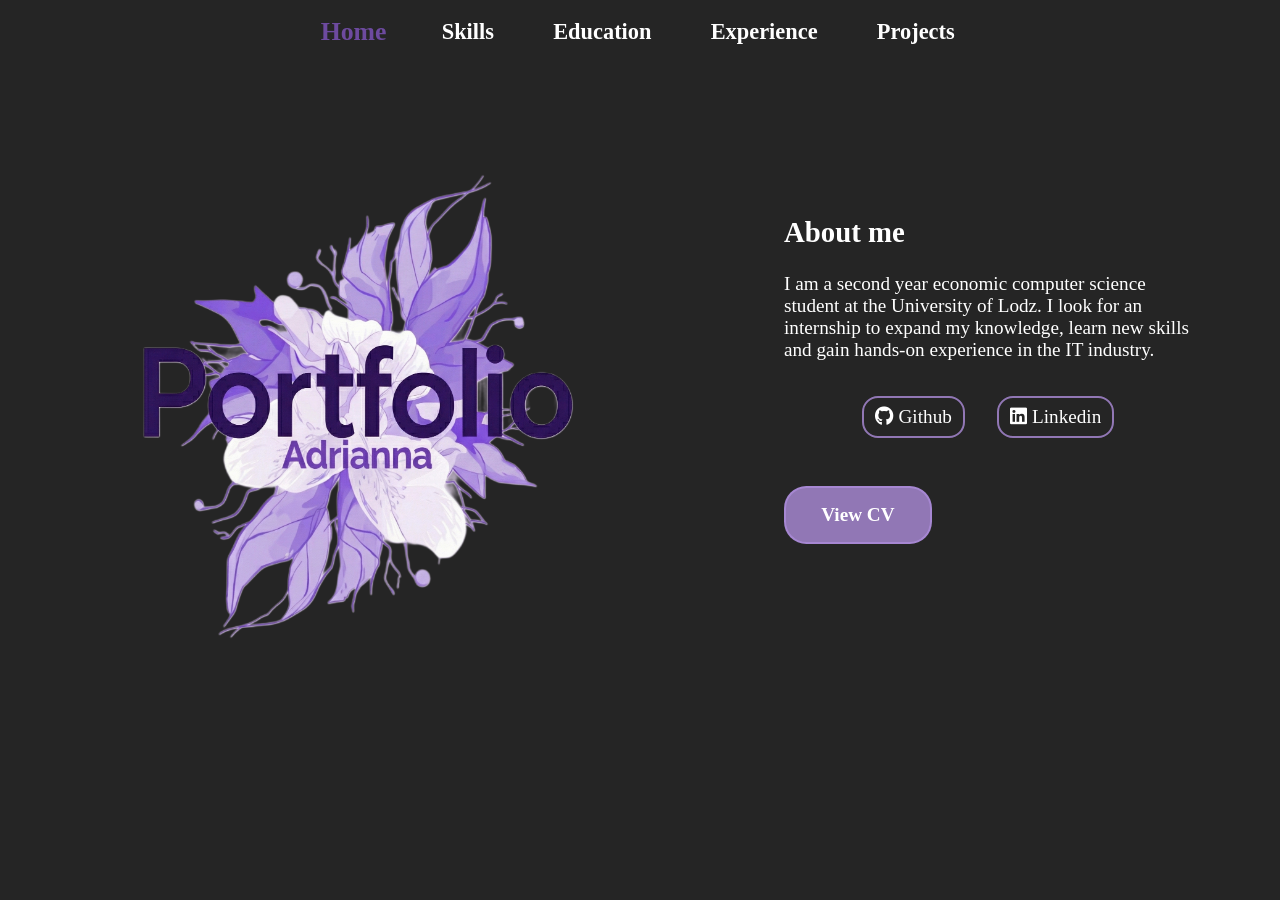
<file: index.html>
<!doctype html>
<html lang="pl">
	<head>
		<meta charset="UTF-8" />
		<meta name="viewport" content="width=device-width, initial-scale=1.0" />
		<link
			rel="stylesheet"
			href="https://cdnjs.cloudflare.com/ajax/libs/font-awesome/6.4.0/css/all.min.css"
		/>
		<link rel="stylesheet" type="text/css" href="css/style.css" />
		<title>CV - Home</title>
		<link rel="icon" href="img/favicon.ico" />
	</head>
	<body>
		<header>
			<nav>
				<a class="active" href="#">Home</a>
				<a href="html/skills.html">Skills</a>
				<a href="html/education.html">Education</a>
				<a href="html/experience.html">Experience</a>
				<a href="html/projects.html">Projects</a>
			</nav>
		</header>
		<section class="container">
			<div class="home-informations">
				<img src="img/portfolio-home.png" alt="Portfolio home caption" />
				<div class="home-text">
					<h1>About me</h1>
					<p>
						I am a second year economic computer science student at the University of Lodz. I look for an internship to expand my knowledge, learn new skills and gain hands-on experience in the IT industry.
					</p>
					<div class="social-icons">
						<a href="https://github.com/adrianna41" target="_blank"><i class="fa-brands fa-github"></i> Github</a>
						<a href="https://www.linkedin.com/in/adrianna-kami%C5%84ska-719340335/" target="_blank"><i class="fa-brands fa-linkedin"></i> Linkedin</a>
					</div>
					<a class="button" href="pdf_documents/cv-portfolio-website.pdf" target="_blank">View CV</a>
				</div>
			</div>
		</section>
	</body>
</html>
</file>
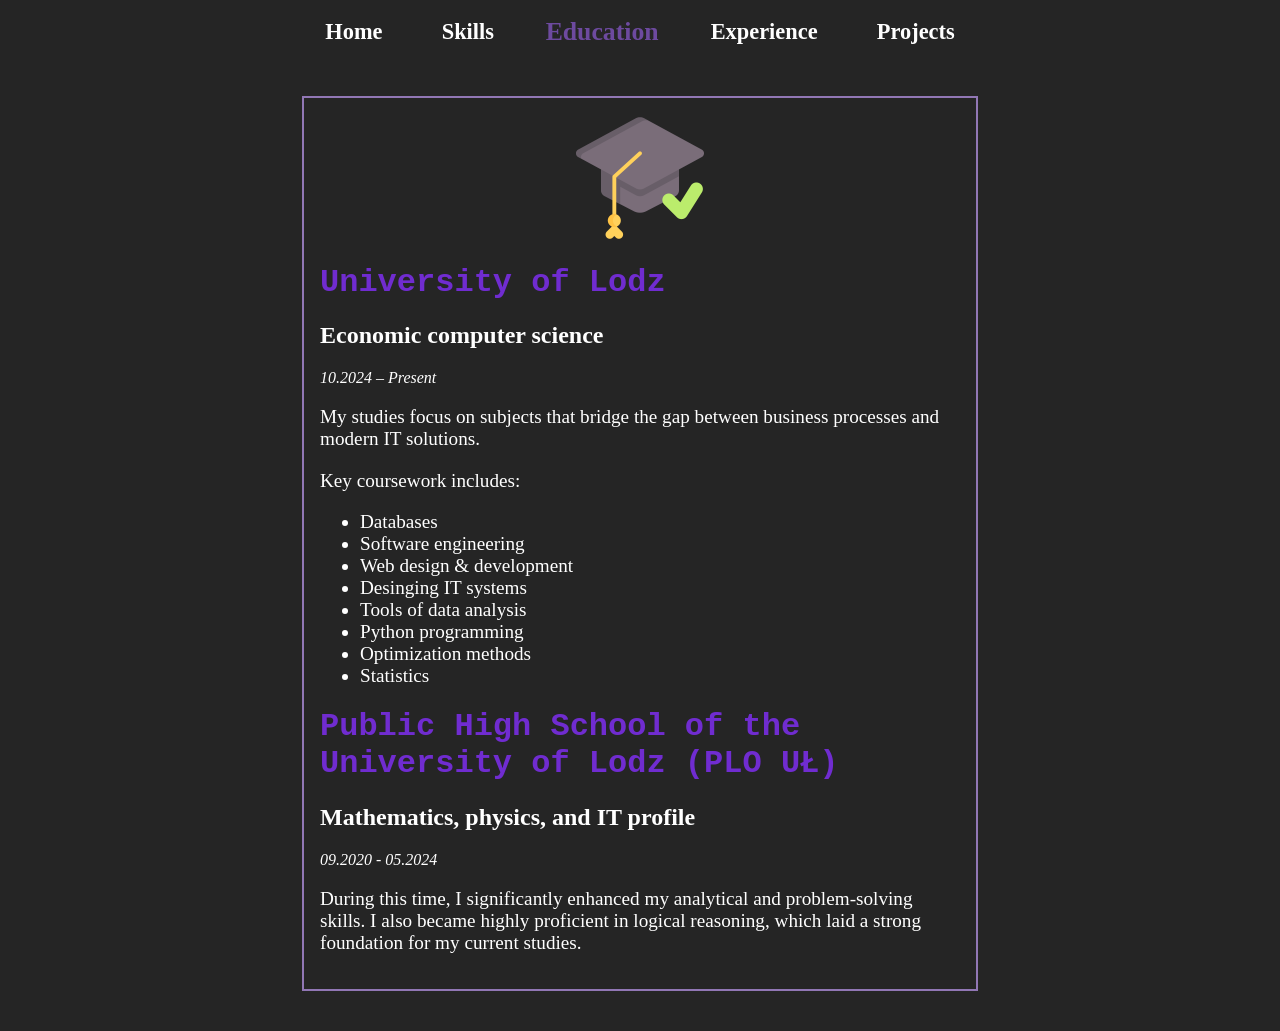
<file: html/education.html>
<!DOCTYPE html>
<html lang="pl">
<head>
    <meta charset="UTF-8">
    <meta name="viewport" content="width=device-width, initial-scale=1.0">
    <link rel="stylesheet" type="text/css" href="../css/style.css">
    <title>CV - Education</title>
    <link rel="icon" href="../img/favicon.ico">
</head>
<body>
    <header>
        <nav>
            <a href="../index.html">Home</a>
            <a href="skills.html">Skills</a>
            <a class="active" href="#">Education</a>
            <a href="experience.html">Experience</a>
            <a href="projects.html">Projects</a>
        </nav>
    </header>

    <div class="containter-education">
        <div class="education-informations">
            <div class="education-text">
                <img src="../img/graduation-icon.png" alt="graduation-icon">
                <h1>University of Lodz</h1>
                <h2>Economic computer science</h2>
                <p class="lifespan">10.2024 – Present</p>
                <p>My studies focus on subjects that bridge the gap between business processes and modern IT solutions.</p>
                <p>Key coursework includes:</p>
                <ul>
                    <li>Databases</li>
                    <li>Software engineering</li>
                    <li>Web design & development</li>
                    <li>Desinging IT systems</li>
                    <li>Tools of data analysis</li>
                    <li>Python programming</li>
                    <li>Optimization methods</li>
                    <li>Statistics</li>
                </ul>

                <h1>Public High School of the University of Lodz (PLO UŁ)</h1>
                <h2>Mathematics, physics, and IT profile</h2>
                <p class="lifespan">09.2020 - 05.2024</p>
                <p>During this time, I significantly enhanced my analytical and problem-solving skills. I also became highly proficient in logical reasoning, which laid a strong foundation for my current studies.</p>
            </div>
        </div>
    </div>
    
</body>
</html>
</file>
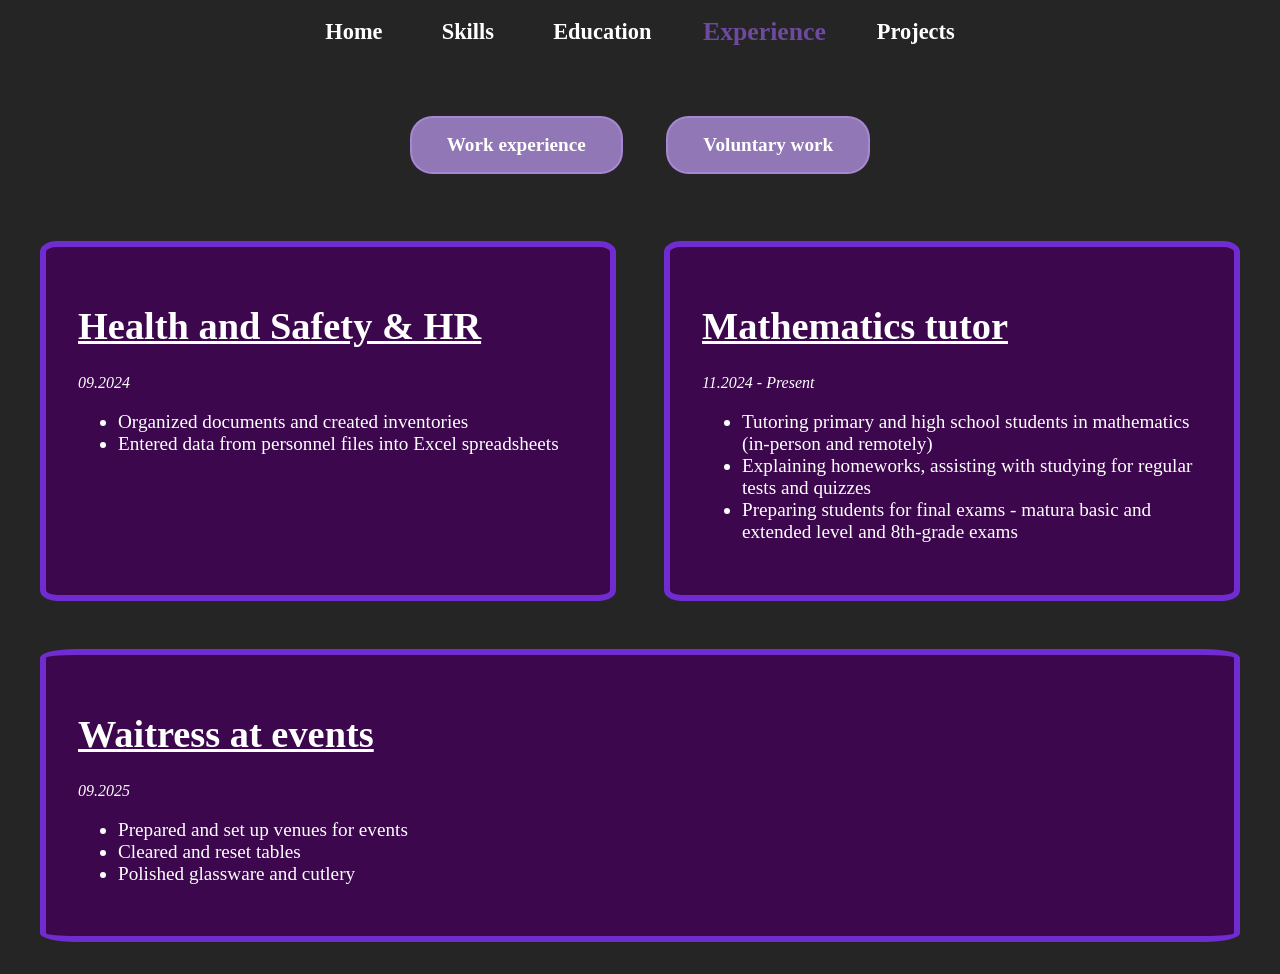
<file: html/experience.html>
<!doctype html>
<html lang="pl">
	<head>
		<meta charset="UTF-8" />
		<meta name="viewport" content="width=device-width, initial-scale=1.0" />
		<link rel="stylesheet" type="text/css" href="../css/style.css" />
		<title>CV - Experience</title>
		<link rel="icon" href="../img/favicon.ico" />
	</head>
	<body>
		<header>
			<nav>
				<a href="../index.html">Home</a>
				<a href="skills.html">Skills</a>
				<a href="education.html">Education</a>
				<a class="active" href="#">Experience</a>
				<a href="projects.html">Projects</a>
			</nav>
		</header>

		<div class="container-experience">
			<div class="experience-links">
				<a class="button" href="#">Work experience</a>
				<a class="button" href="#voluntary">Voluntary work</a>
			</div>

			<div class="experience-info">
				<div class="work-box">
					<h1>Health and Safety & HR</h1>
					<p class="lifespan">09.2024</p>
					<ul>
						<li>Organized documents and created inventories</li>
						<li>Entered data from personnel files into Excel spreadsheets</li>
					</ul>
				</div>

				<div class="work-box">
					<h1>Mathematics tutor</h1>
					<p class="lifespan">11.2024 - Present</p>
					<ul>
						<li>Tutoring primary and high school students in mathematics (in-person and remotely)</li>
						<li>Explaining homeworks, assisting with studying for regular tests and quizzes</li>
						<li>Preparing students for final exams - matura basic and extended level and 8th-grade exams</li>
					</ul>
				</div>

				<div class="work-box">
					<h1>Waitress at events</h1>
					<p class="lifespan">09.2025</p>
					<ul>
						<li>Prepared and set up venues for events</li>
						<li>Cleared and reset tables</li>
						<li>Polished glassware and cutlery</li>
					</ul>
				</div>

				<div id="voluntary" class="voluntary-work">
					<h1>Volunteer at events</h1>
					<ul>
						<li>Bieg Fabrykanta</li>
						<li>Botaniczna Piątka</li>
						<li>Łódzkie Targi Aktywności</li>
					</ul>
					<p>Thanks to voluntary experience I learnt how to cooperate with people and it helped me enhance my teamwork and communication skills.</p>
				</div>

			</div>
		</div>
	</body>
</html>
</file>
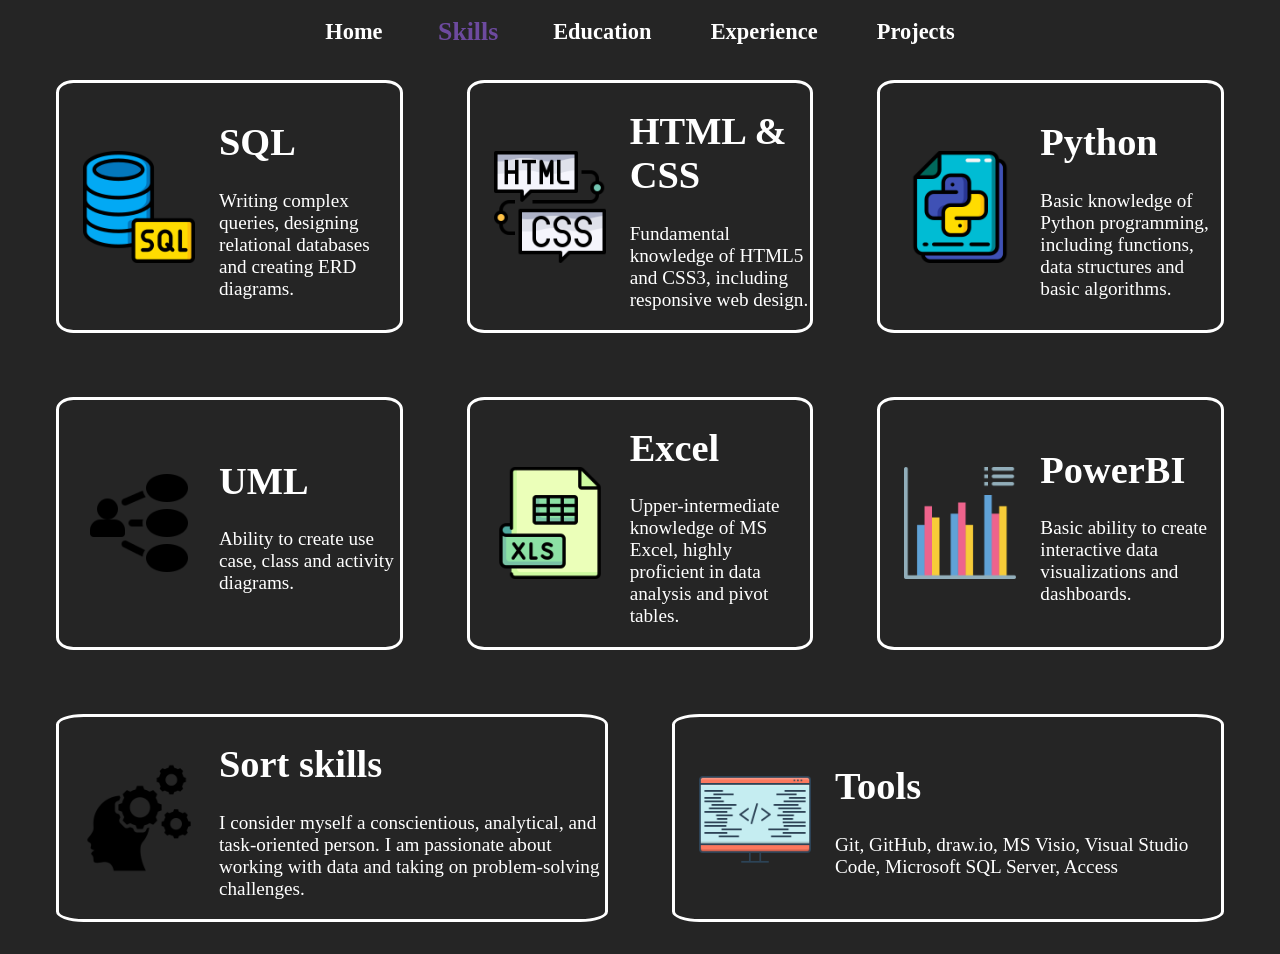
<file: html/skills.html>
<!DOCTYPE html>
<html lang="pl">
<head>
    <meta charset="UTF-8">
    <meta name="viewport" content="width=device-width, initial-scale=1.0">
    <link rel="stylesheet" type="text/css" href="../css/style.css">
    <title>CV - Skills</title>
    <link rel="icon" href="../img/favicon.ico">
</head>
<body>
    <header>
        <nav>
            <a href="../index.html">Home</a>
            <a class="active" href="#">Skills</a>
            <a href="education.html">Education</a>
            <a href="experience.html">Experience</a>
            <a href="projects.html">Projects</a>
        </nav>
    </header>
    
    <div class="container-skills">
        <div class="skill-box">
            <img src="../img/database-icon.png" alt="sql icon">
            <div class="skill-text">
                <h1>SQL</h1>
                <p>Writing complex queries, designing relational databases and creating ERD diagrams.</p>
            </div>
        </div>

        <div class="skill-box">
            <img src="../img/html-css-icon.png" alt="html & css icon">
            <div class="skill-text">
                <h1>HTML & CSS</h1>
                <p>Fundamental knowledge of HTML5 and CSS3, including responsive web design.</p>
            </div>
        </div>

        <div class="skill-box">
            <img src="../img/python-icon.png" alt="pyhhon icon">
            <div class="skill-text">
                <h1>Python</h1>
                <p>Basic knowledge of Python programming, including functions, data structures and basic algorithms.</p>
            </div>
        </div>

        <div class="skill-box">
            <img src="../img/uml-icon.png" alt="UML icon">
            <div class="skill-text">
                <h1>UML</h1>
                <p>Ability to create use case, class and activity diagrams.</p>
            </div>
        </div>


        <div class="skill-box">
            <img src="../img/xls-icon.png" alt="excel-icon">
            <div class="skill-text">
                <h1>Excel</h1>
                <p>Upper-intermediate knowledge of MS Excel, highly proficient in data analysis and pivot tables.</p>
            </div>
        </div>

        <div class="skill-box">
            <img src="../img/powerBI-chart-icon.png" alt="chart-icon">
            <div class="skill-text">
                <h1>PowerBI</h1>
                <p>Basic ability to create interactive data visualizations and dashboards.</p>
            </div>
        </div>


        <div class="skill-box">
            <img src="../img/soft-skills-icon.png" alt="soft skills icon">
            <div class="skill-text">
                <h1>Sort skills</h1>
                <p>I consider myself a conscientious, analytical, and task-oriented person. I am passionate about working with data and taking on problem-solving challenges.</p>
            </div>
        </div>

        <div class="skill-box">
            <img src="../img/tools-icon.png" alt="tools icon">
            <div class="skill-text">
                <h1>Tools</h1>
                <p>Git, GitHub, draw.io, MS Visio, Visual Studio Code, Microsoft SQL Server, Access</p>
            </div>
        </div>
    </div>

    
    
</body>
</html>
</file>
<file: css/style.css>
@import url('https://fonts.googleapis.com/css2?family=Poppins:wght@100;200;300;400;500;600&display=swap');

*{
    text-decoration: none;
    font-family: 'Poppings';
}

body{
    background-color: rgb(37, 37, 37);
    color: white;
    font-size: 1.2rem;
}

body nav {
    padding: 0.2rem;
    margin: 1rem;
    text-align: center;
}

body nav a{
    margin: 0 1.7rem;
    font-weight: 800;
    font-size: 1.4rem;
    color: white;
    display: inline-block;
    transition: 0.2s ease;
}

body nav a:hover{
    margin: 0 1.7rem;
    color: rgb(112, 44, 208);
    transform: scale(1.15);
    text-shadow: 0 0 20px rgba(128, 84, 190, 0.8);
}

nav a.active{
    color: rgba(128, 84, 190, 0.8);
    transform: scale(1.15);
}

.home-informations{
    display: flex;
}

.home-informations img{
    display: flex;
    margin: 1rem 2rem;
    width: 50%;
    border-radius: 20%;
}

.home-text{
    padding: 8rem 5rem;
}

.social-icons{
    display: flex;
    justify-content: center;
}

.social-icons a{
    margin: 1rem;
    justify-content: flex;
    gap: 0.8rem;
    color: white;
    border: 20px;
    padding: 0.5rem 0.7rem;
    display: inline-block;
    transition: 0.2 ease;
    border: 2px solid rgb(173, 141, 218, 0.8);
    border-radius: 1rem;
}

.social-icons a:hover{
    background-color: rgba(173, 141, 218, 0.8);
    transform: scale(1.05);
}


.button{
    display: inline-block;
    margin: 1.2rem;
    padding: 1rem 2.2rem;
    background-color: rgba(173, 141, 218, 0.8);
    border-radius: 1.4rem;
    font-size: 1.2rem;
    color: white;
    font-weight: 600;
    border: 2px solid rgb(173, 141, 218, 0.8);
    transition: 0.2 ease;
}

.button:hover{
    background-color: rgb(112, 44, 208);
    border: rgb(112, 44, 208);
    transform: scale(1.1)
}

.home-text .button{
    margin: 2rem 0;
}

@media(max-width:900px){
    .home-informations{
        display: flex;
        flex-direction: column;
    }

    .home-informations img{
        justify-content: center;
    }

    .home-text{
        padding: 1rem;
    }
}

.container-skills{
    display: flex;
    gap: 4rem;
    margin: 2rem 3rem;
    flex-wrap: wrap;
}

.skill-box{
    display: flex;
	align-items: center;
	flex: 1 1 20rem;
    border: 3px solid white;
    border-radius: 5%;
    transition: 0.3s ease;
}

.skill-box:hover{
    transform: scale(1.1);
}

.skill-box img{
    height: 7rem;
    margin: 1.5rem;
}

@media(max-width:300px){
    .skill-box{
        flex: 1 1 14rem;
    }
}

.containter-education{
    display: flex;
    justify-content: center;
}

.education-informations{
    border: 2px solid;
    border-color: rgb(173, 141, 218, 0.8);
    display: inline-block;
    padding: 1rem 1rem;
    margin: 2rem;

}

.education-informations img{
    width: 20%;
    display: block;
    margin: 0 auto;
}

.education-informations h1{
    font-size: 32px;
    font-family: 'Courier New', Courier, monospace;
    color: rgb(112, 44, 208);
    font-weight: 700;
}

.education-informations h2{
    font-size: 24px;
    font-family:Cambria, Cochin, Georgia, Times, 'Times New Roman', serif;
}

.education-text{
    max-width: 40rem;
}


.lifespan{
    font-size: smaller;
    font-style: oblique;
}

.experience-links{
    text-align: center;
    margin: 3rem;
}

.experience-info{
    display: flex;
    gap: 3rem;
    flex-wrap: wrap;
    justify-content: center;
    margin: 2rem 2rem;

}

.work-box{
    padding: 2rem;
    display: inline-block;
    border: 6px solid rgb(112, 44, 208);
    border-radius: 3%;
    flex: 1 1 20rem;
    background-color: #3c074d;
}

.work-box h1{
    font-family: Cambria, Cochin, Georgia, Times, 'Times New Roman', serif;
    text-decoration: underline;
}

.voluntary-work{
    display: none
}

.voluntary-work:target{
    display: inline-block;
    justify-content: center;
    border: 6px solid rgb(112, 44, 208);
    background-color: #3c074d;
    padding: 2rem;
}

.experience-info:has(#voluntary:target) .work-box{
    display: none;
}

.card-container {
  display: flex;
  flex-wrap: wrap;
  justify-content: center;
  gap: 3rem; 
  padding: 2rem;
}

.card {
  position: relative;
  width: 20rem;
  background: rgb(238, 223, 255);
  border-radius: 10px;
  overflow: hidden; 
  transition: all 0.3s ease;
  box-shadow: 0 5px 15px rgba(0, 0, 0, 0.05);
}

.card-img {
  position: absolute;
  width: 100%;
  height: 20rem;
  background-size: cover;
  background-position: center;
  transition: all 0.4s ease;
  z-index: 1;
}

.card-img::after {
  content: "";
  position: absolute;
  top: 0; left: 0; width: 100%; height: 100%;
  transition: opacity 0.4s ease;
}

.card-info {
  position: relative;
  z-index: 2;
  margin-top: 200px;
  padding: 2rem;
}

.card-about {
  display: flex;
  justify-content: space-between;
  align-items: center;
  margin-bottom: 15px;
}

.card-tag {
  padding: 4px 10px;
  font-size: 12px;
  font-weight: bold;
  text-transform: uppercase;
  background: #505f79;
  color: white;
  border-radius: 4px;
}
.tag-html-css { background: #36b37e; }
.tag-tech { background: #172b4d; }

.card-title {
  font-size: 1.5rem;
  margin-bottom: 15px;
  transition: all 0.4s ease;
  background-color: rgba(128, 84, 190, 0.9);
  padding: 1rem;
}

.card-creator {
  transition: opacity 0.3s ease;
}

.card:hover {
  cursor: pointer;
  transform: translateY(-5px); 
  box-shadow: 0px 15px 35px rgba(0, 0, 0, 0.15);
}

.card:hover .card-img {
  height: 100%; 
}

.card:hover .card-about,
.card:hover .card-creator {
  display: none;
}

.card:hover .card-title {
  transform: translateY(40px); 
}
</file>
